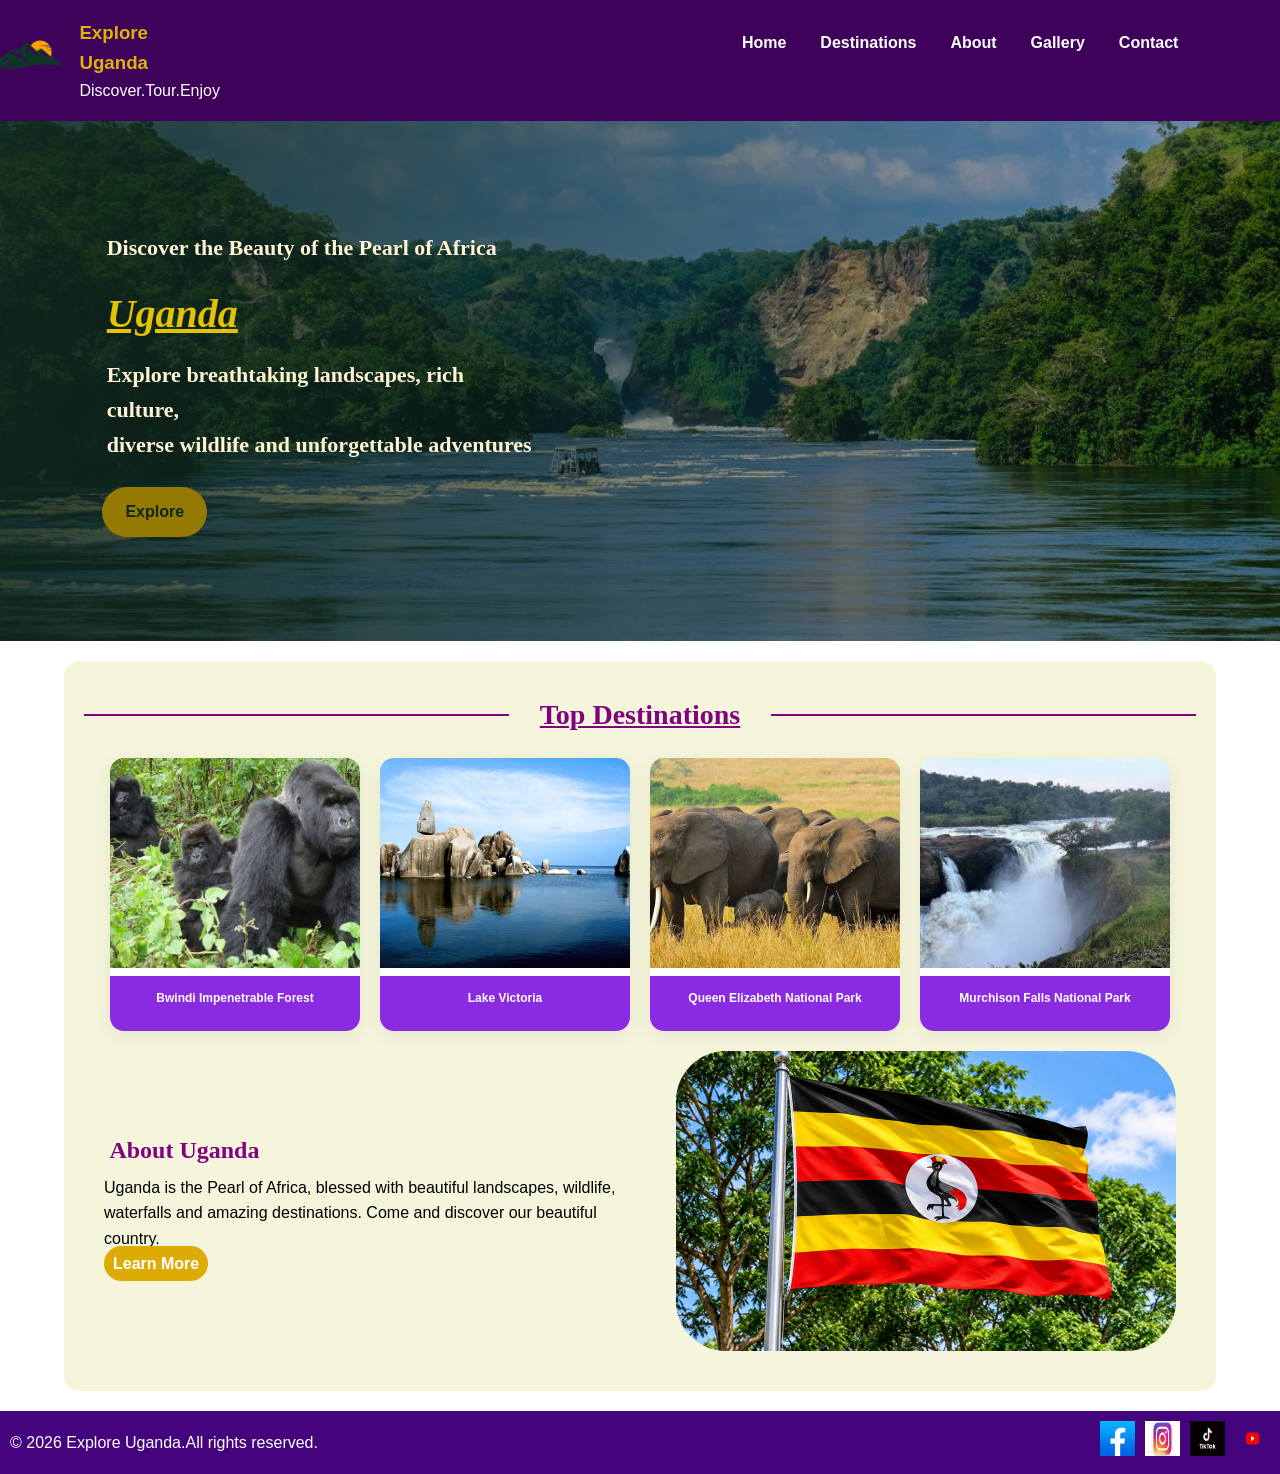
<file: index.html>
<!DOCTYPE html>
<html lang="en">
<head>
    <meta charset="UTF-8">
    <meta name="viewport" content="width=device-width, initial-scale=1.0">
    <title>Explore Uganda</title>
    <link rel="stylesheet" href="style.css">
</head>
<body>
<header>
        <nav>
            <img src="logo.png" alt="logo">
            <div>
                <h3>Explore Uganda</h3>
                <p>Discover.Tour.Enjoy</p>
            </div>
        <a href="index.html" class="active">Home</a>
        <a href="destinations.html">Destinations</a>
        <a href="about.html">About</a>
        <a href="gallery.html">Gallery</a>
        <a href="contact.html">Contact</a>
    </nav>
</header>
<section class="hero">
    <div>
         <h2>Discover the Beauty of the Pearl of Africa</h2>
         <h1><b><i>Uganda</i></b></h1>
         <h2>Explore breathtaking landscapes, rich culture,<br>
           diverse wildlife and unforgettable adventures</h2>
           <a href="destinations.html" class="btn">Explore</a>
    </div>
</section>
<div class="content-background">
     <div class="section-title">
        <span></span>
        <h1>Top Destinations</h1>
        <span></span>
</div>
    <div class="card-container">
        <div class="card">
            <img src="Gorilla.jpg">
            <div class="card-content">
                <p>Bwindi Impenetrable Forest</p>
            </div>
        </div>
    
        <div class="card">
            <img src="Victoria.jpg">
            <div class="card-content">
                <p>Lake Victoria</p>
            </div>
        </div>

        <div class="card">
            <img src="Elephants.jpg">
            <div class="card-content">
                <p>Queen Elizabeth National Park</p>
            </div>
        </div>
    
        <div class="card">
            <img src="Falls.jpg">
            <div class="card-content">
                <p>Murchison Falls National Park</p>
            </div>
        </div>

</div>

<div class="image-text">
     <div class="left-words">
        <h2>About Uganda</h2>
        <p>
            Uganda is the Pearl of Africa, blessed with beautiful
            landscapes, wildlife, waterfalls and amazing destinations.
            Come and discover our beautiful country.
        </p>
        <a href="destinations.html" class="Learn-btn">Learn More</a>
    </div>
    <img src="Flag.png" alt="Flag">
</div>
</div>
</body>
<footer class="footer">
    <p>&copy 2026 Explore Uganda.All rights reserved.</p>
        <div class="social-logos">
        <a href="https://www.facebook.com/" target="_blank">
            <img src="Facebook.png" alt="Facebook">
        </a>

        <a href="https://www.instagram.com/" target="_blank">
            <img src="Instagram.jpg" alt="Instagram">
        </a>

        <a href="https://www.tiktok.com/" target="_blank">
            <img src="tiktok.jpg" alt="TikTok">
        </a>
        <a href="https://www.youtube.com/" target="_blank">
            <img src="Youtube.png" alt="Youtube">
        </a>
    </div>
</footer>
</html>



    
</body>
</html>
</file>
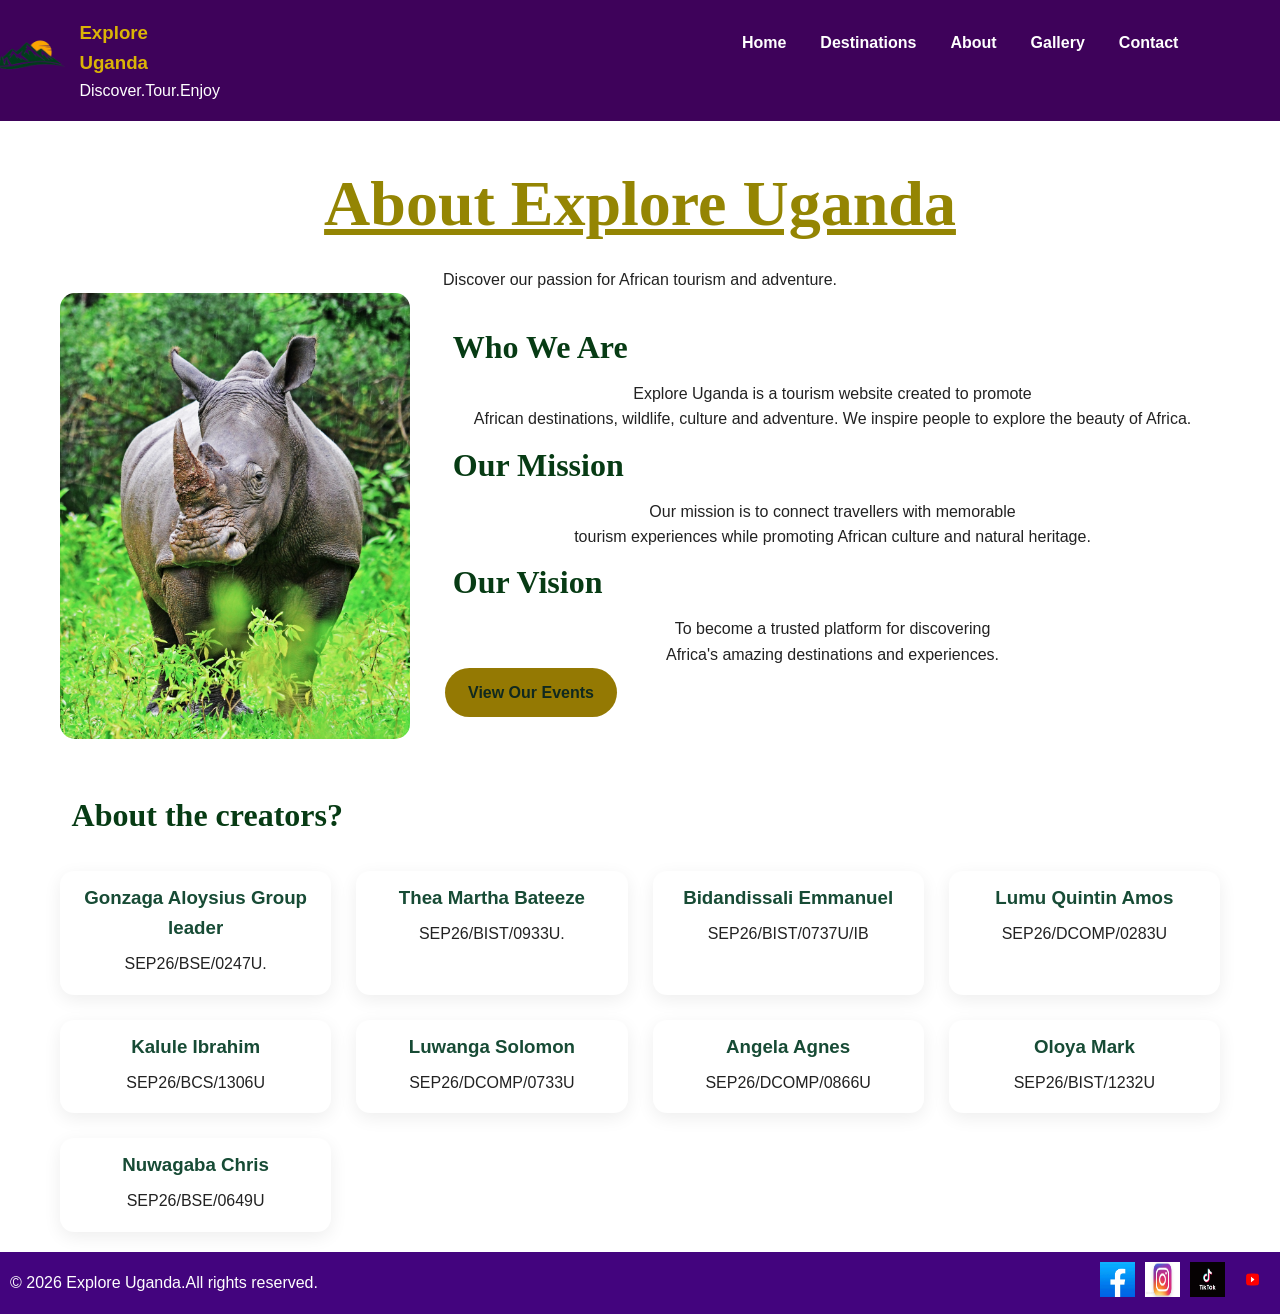
<file: about.html>
<!DOCTYPE html>
<html lang="en">
<head>
    <meta charset="UTF-8">
    <meta name="viewport" content="width=device-width, initial-scale=1.0">
    <title>Explore Uganda</title>
    <link rel="stylesheet" href="style.css">
</head>
<body>
<header>
        <nav>
            <img src="logo.png" alt="logo">
            <div>
                <h3>Explore Uganda</h3>
                <p>Discover.Tour.Enjoy</p>
            </div>
        <a href="index.html" class="active">Home</a>
        <a href="destinations.html">Destinations</a>
        <a href="about.html">About</a>
        <a href="gallery.html">Gallery</a>
        <a href="contact.html">Contact</a>
    </nav>
</header>

<section class="section">
    <h1>About Explore Uganda</h1>
    <p>Discover our passion for African tourism and adventure.</p>

    <div class="about-box">
        <img src="rhino.JPG" 
         alt="African nature and wildlife">

        <div class="about-text">
            <h2>Who We Are</h2>
            <p>
                Explore Uganda is a tourism website created to promote<br>
                African destinations, wildlife, culture and adventure.
                We inspire people to explore the beauty of Africa.
            </p>

            <h2>Our Mission</h2>
            <p>
                Our mission is to connect travellers with memorable<br>
                tourism experiences while promoting African culture
                and natural heritage.
            </p>

            <h2>Our Vision</h2>
            <p>
                To become a trusted platform for discovering<br>
                Africa's amazing destinations and experiences.
            </p>

            <a href="destinations.html" class="btn">View Our Events</a>
        </div>
    </div>
</section>

<section class="section">
    <h2>About the creators?</h2>

    <div class="cards">
        <div class="card">
            <h3>Gonzaga Aloysius Group leader</h3>
            <p>SEP26/BSE/0247U.</p>
        </div>

        <div class="card">
            <h3>Thea Martha Bateeze</h3>
            <p>SEP26/BIST/0933U.</p>
        </div>

        <div class="card">
            <h3>Bidandissali Emmanuel</h3>
            <p>SEP26/BIST/0737U/IB</p>
        </div>
        <div class="card">
            <h3>Lumu Quintin Amos</h3>
            <p>SEP26/DCOMP/0283U</p>
        </div>
        <div class="card">
            <h3>Kalule Ibrahim</h3>
            <p>SEP26/BCS/1306U</p>
        </div>
        <div class="card">
            <h3>Luwanga Solomon</h3>
            <p>SEP26/DCOMP/0733U</p>
        </div>
        <div class="card">
            <h3>Angela Agnes</h3>
            <p>SEP26/DCOMP/0866U</p>
        </div>
        <div class="card">
            <h3>Oloya Mark </h3>
            <p>SEP26/BIST/1232U</p>
        </div>
        <div class="card">
            <h3>Nuwagaba Chris</h3>
            <p>SEP26/BSE/0649U</p>
        </div>
    </div>
</section>
<footer class="footer">
    <p>&copy 2026 Explore Uganda.All rights reserved.</p>
        <div class="social-logos">
        <a href="https://www.facebook.com/" target="_blank">
            <img src="Facebook.png" alt="Facebook">
        </a>

        <a href="https://www.instagram.com/" target="_blank">
            <img src="Instagram.jpg" alt="Instagram">
        </a>

        <a href="https://www.tiktok.com/" target="_blank">
            <img src="tiktok.jpg" alt="TikTok">
        </a>
        <a href="https://www.youtube.com/" target="_blank">
            <img src="Youtube.png" alt="Youtube">
        </a>
    </div>
</footer>
</body>
</file>
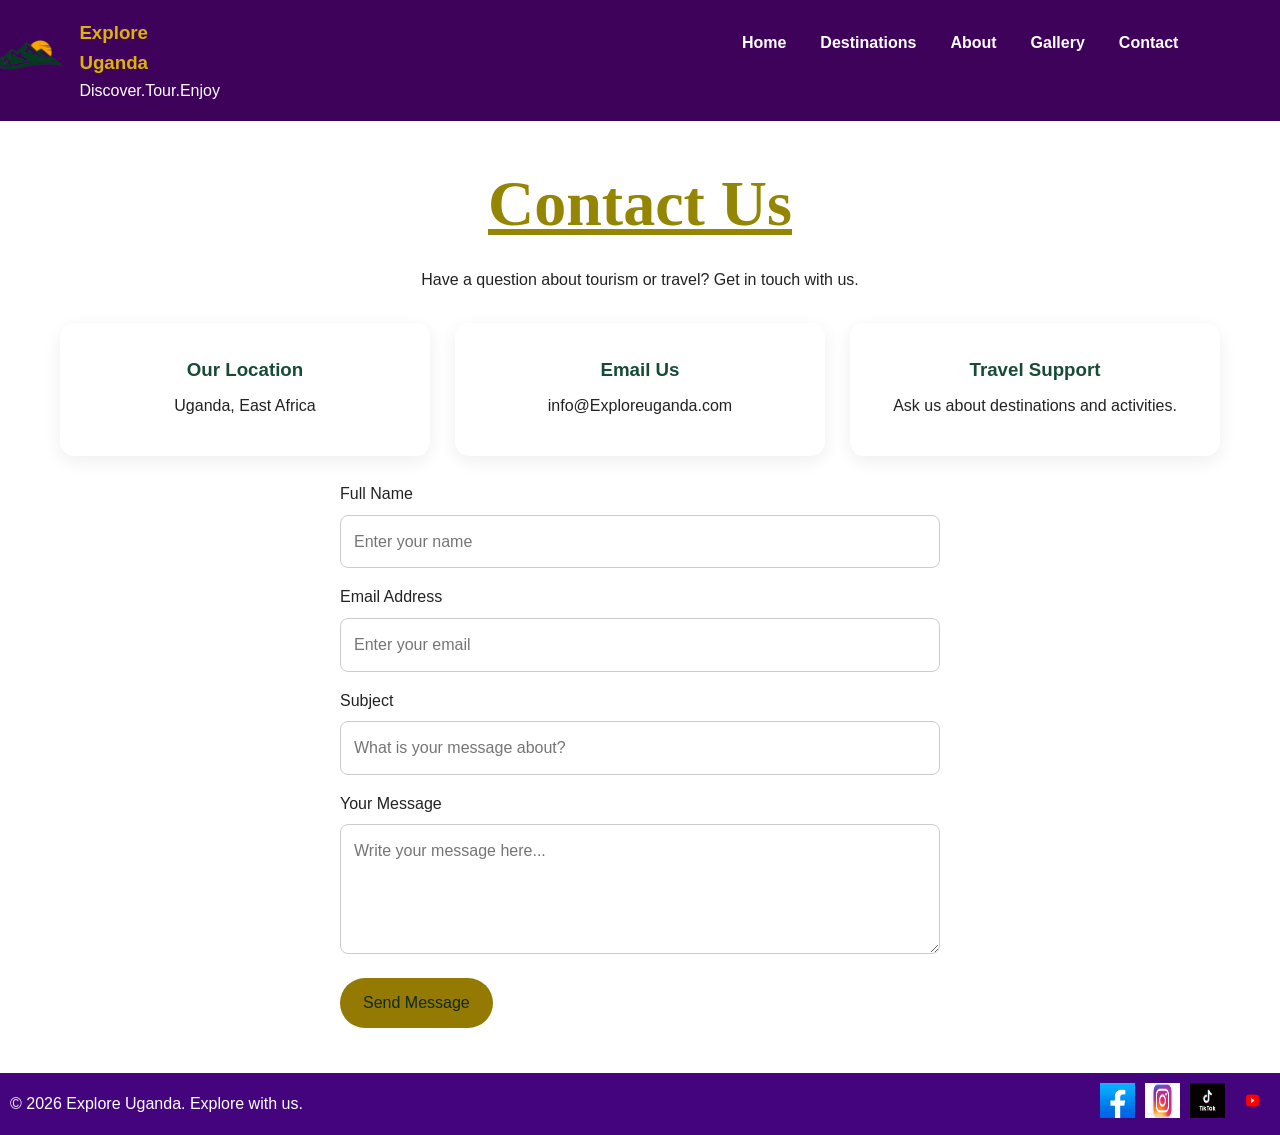
<file: contact.html>
<!DOCTYPE html>
<html lang="en">
<head>
    <meta charset="UTF-8">
    <meta name="viewport" content="width=device-width, initial-scale=1.0">
    <title>Explore Uganda</title>
    <link rel="stylesheet" href="style.css">
</head>
<body>
<header>
        <nav>
            <img src="logo.png" alt="logo">
            <div>
                <h3>Explore Uganda</h3>
                <p>Discover.Tour.Enjoy</p>
            </div>
        <a href="index.html" class="active">Home</a>
        <a href="destinations.html">Destinations</a>
        <a href="about.html">About</a>
        <a href="gallery.html">Gallery</a>
        <a href="contact.html">Contact</a>
    </nav>
</header>
<section class="section">
    <h1>Contact Us</h1>
    <p>Have a question about tourism or travel? Get in touch with us.</p>

    <div class="cards">
        <div class="card" style="padding: 20px;">
            <h3>Our Location</h3>
            <p>Uganda, East Africa</p>
        </div>

        <div class="card" style="padding: 20px;">
            <h3>Email Us</h3>
            <p>info@Exploreuganda.com</p>
        </div>

        <div class="card" style="padding: 20px;">
            <h3>Travel Support</h3>
            <p>Ask us about destinations and activities.</p>
        </div>
    </div>

    <form class="contact-form" action="#" method="post">
        <label for="name">Full Name</label>
        <input type="text" id="name" name="name"
               placeholder="Enter your name" required>

        <label for="email">Email Address</label>
        <input type="email" id="email" name="email"
               placeholder="Enter your email" required>

        <label for="subject">Subject</label>
        <input type="text" id="subject" name="subject"
               placeholder="What is your message about?" required>

        <label for="message">Your Message</label>
        <textarea id="message" name="message"
                  placeholder="Write your message here..."
                  required></textarea>

        <button type="submit" class="btn">Send Message</button>
    </form>
</section>

<footer>
    <p>&copy; 2026 <span>Explore Uganda</span>. Explore  with us.</p>
     <div class="social-logos">
        <a href="https://www.facebook.com/" target="_blank">
            <img src="Facebook.png" alt="Facebook">
        </a>

        <a href="https://www.instagram.com/" target="_blank">
            <img src="Instagram.jpg" alt="Instagram">
        </a>

        <a href="https://www.tiktok.com/" target="_blank">
            <img src="tiktok.jpg" alt="TikTok">
        </a>
        <a href="https://www.youtube.com/" target="_blank">
            <img src="Youtube.png" alt="Youtube">
        </a>
    </div>
</footer>

</body>
</html>
</file>
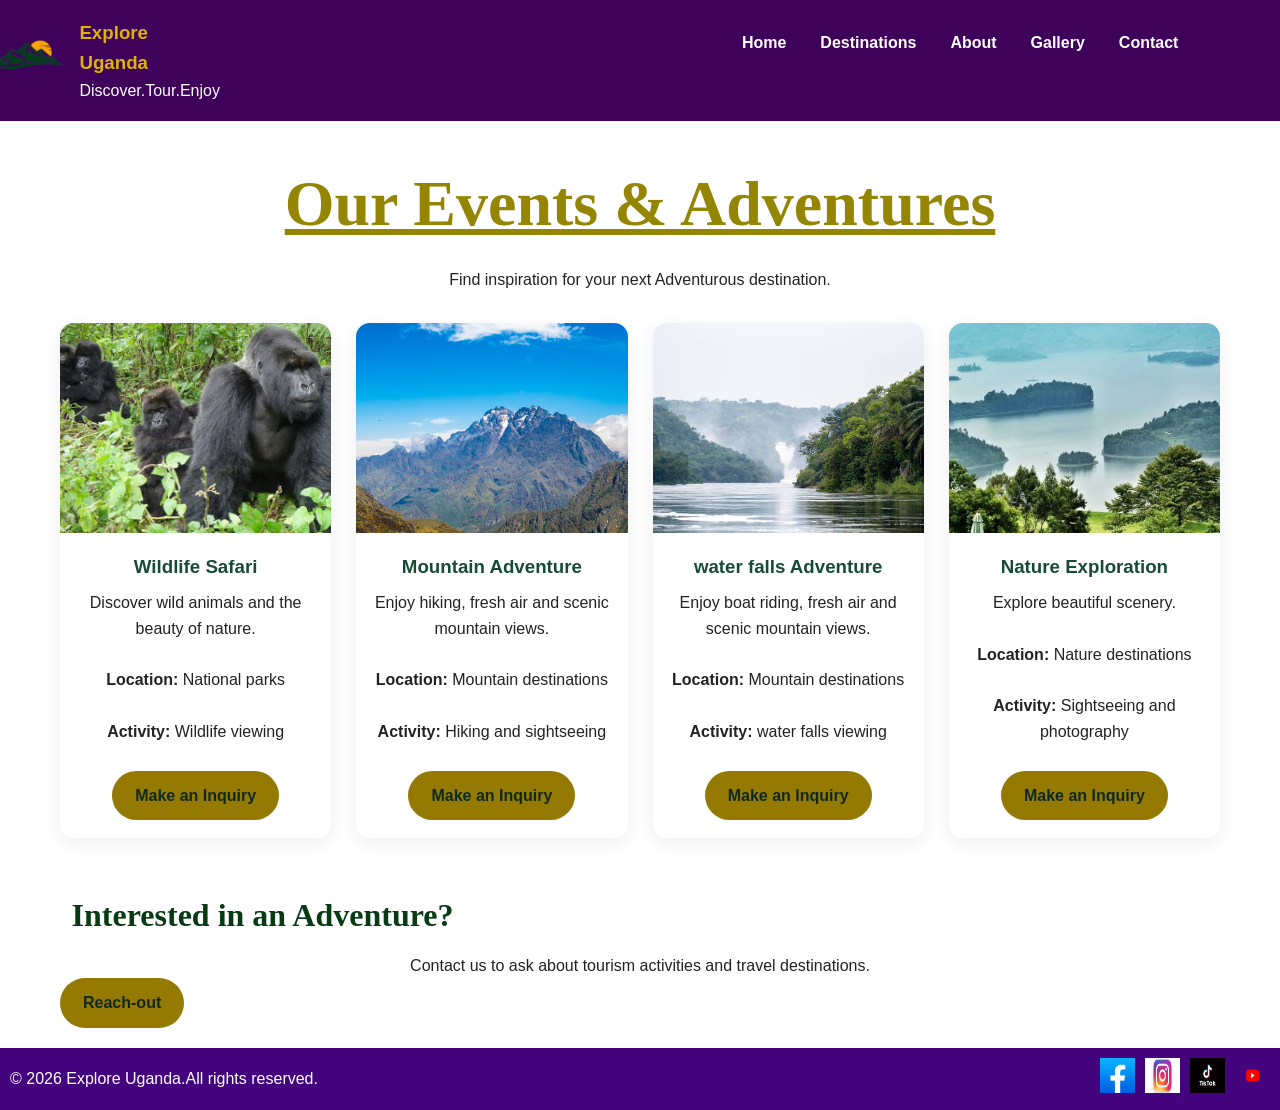
<file: destinations.html>
<!DOCTYPE html>
<html lang="en">
<head>
    <meta charset="UTF-8">
    <meta name="viewport" content="width=device-width, initial-scale=1.0">
    <title>Explore Uganda</title>
    <link rel="stylesheet" href="style.css">
</head>
<body>
<header>
        <nav>
            <img src="logo.png" alt="logo">
            <div>
                <h3>Explore Uganda</h3>
                <p>Discover.Tour.Enjoy</p>
            </div>
        <a href="index.html" class="active">Home</a>
        <a href="destinations.html">Destinations</a>
        <a href="about.html">About</a>
        <a href="gallery.html">Gallery</a>
        <a href="contact.html">Contact</a>
    </nav>
</header>
<section class="section">
    <h1>Our Events & Adventures</h1>
    <p>Find inspiration for your next Adventurous destination.</p>

    <div class="cards">
        <div class="card">
            <img src="Gorilla.jpg"
                 alt="Wildlife safari">

            <h3>Wildlife Safari</h3>
            <p>Discover wild animals and the beauty of nature.</p>
            <p><strong>Location:</strong> National parks</p>
            <p><strong>Activity:</strong> Wildlife viewing</p>
            <p><a href="contact.html" class="btn">Make an Inquiry</a></p>
        </div>

        <div class="card">
            <img src="Rwenzori.jpg"
                 alt="Mountain hiking">

            <h3>Mountain Adventure</h3>
            <p>Enjoy hiking, fresh air and scenic mountain views.</p>
            <p><strong>Location:</strong> Mountain destinations</p>
            <p><strong>Activity:</strong> Hiking and sightseeing</p>
            <p><a href="contact.html" class="btn">Make an Inquiry</a></p>
        </div>

         <div class="card">
            <img src="Murchison falls.jpg"
                 alt="Water falls">

            <h3>water falls Adventure</h3>
            <p>Enjoy boat riding, fresh air and scenic mountain views.</p>
            <p><strong>Location:</strong> Mountain destinations</p>
            <p><strong>Activity:</strong> water falls viewing </p>
            <p><a href="contact.html" class="btn">Make an Inquiry</a></p>
        </div>

        <div class="card">
            <img src="images.jpg"
                 alt="African landscape">

            <h3>Nature Exploration</h3>
            <p>Explore beautiful scenery.</p>
            <p><strong>Location:</strong> Nature destinations</p>
            <p><strong>Activity:</strong> Sightseeing and photography</p>
            <p><a href="contact.html" class="btn">Make an Inquiry</a></p>
        </div>
    </div>
</section>
<section class="section">
    <h2>Interested in an Adventure?</h2>
    <p>Contact us to ask about tourism activities and travel destinations.</p>
    <a href="contact.html" class="btn">Reach-out</a>
</section>
<footer class="footer">
    <p>&copy 2026 Explore Uganda.All rights reserved.</p>
        <div class="social-logos">
        <a href="https://www.facebook.com/" target="_blank">
            <img src="Facebook.png" alt="Facebook">
        </a>

        <a href="https://www.instagram.com/" target="_blank">
            <img src="Instagram.jpg" alt="Instagram">
        </a>

        <a href="https://www.tiktok.com/" target="_blank">
            <img src="tiktok.jpg" alt="TikTok">
        </a>
        <a href="https://www.youtube.com/" target="_blank">
            <img src="Youtube.png" alt="Youtube">
        </a>
    </div>
</footer>
</body>
</file>
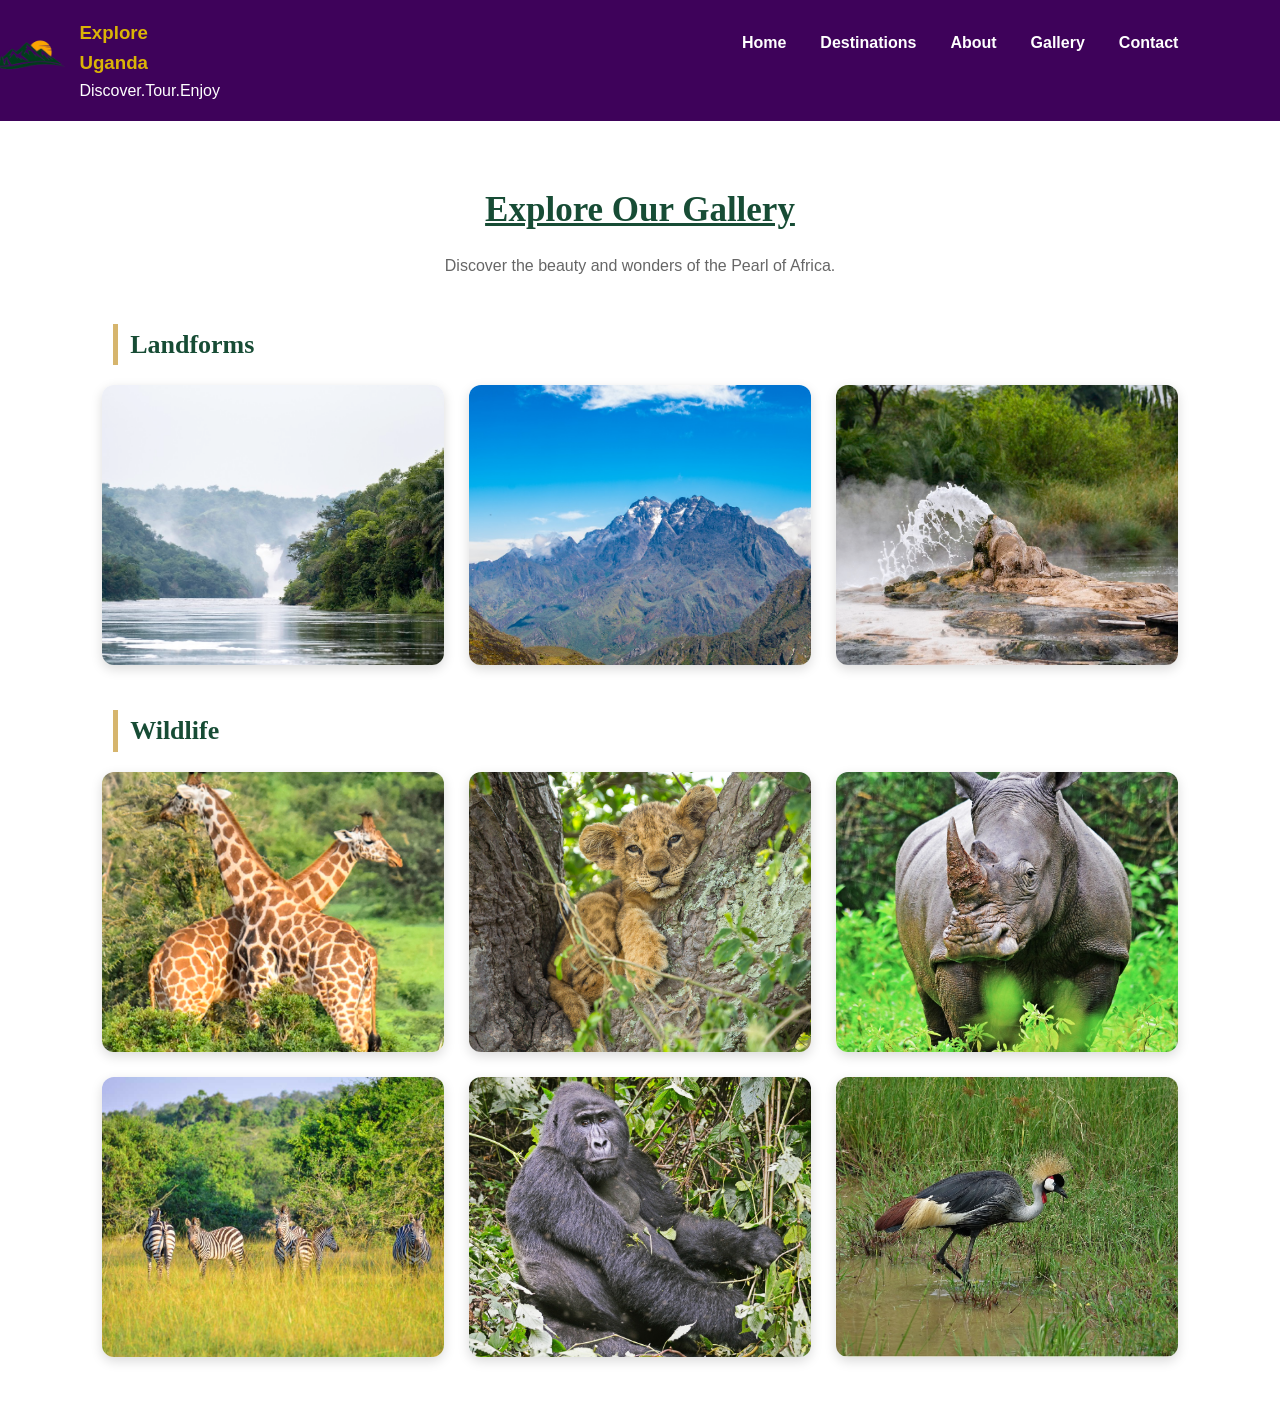
<file: gallery.html>
<!DOCTYPE html>
<html lang="en">
<head>
    <meta charset="UTF-8">
    <meta name="viewport" content="width=device-width, initial-scale=1.0">
    <title>Gallery</title>
    <link rel="stylesheet" href="style.css">
</head>
<body>
<header>
        <nav>
            <img src="logo.png" alt="logo">
            <div>
                <h3>Explore Uganda</h3>
                <p>Discover.Tour.Enjoy</p>
            </div>
        <a href="index.html" class="active">Home</a>
        <a href="destinations.html">Destinations</a>
        <a href="about.html">About</a>
        <a href="gallery.html">Gallery</a>
        <a href="contact.html">Contact</a>
    </nav>
</header>

 <section class="gallery-section">

        <h1>Explore Our Gallery</h1>

        <p>Discover the beauty and wonders of the Pearl of Africa.</p>
         <h2 class="category-title">Landforms</h2>

        <div class="gallery">

            <div class="gallery-item">
                <img src="Murchison falls.jpg" alt="Murchison Falls">
                <div class="overlay">
                    <h3>Murchison Falls</h3>
                    <p>Experience the magnificent power of the Nile.</p>
                </div>
            </div>

            <div class="gallery-item">
                <img src="Rwenzori.jpg" alt="Mount Rwenzori Peak">
                <div class="overlay">
                    <h3>Mount Rwenzori Peak</h3>
                    <p>Discover the highest peak in Uganda</p>
                </div>
            </div>

            <div class="gallery-item">
                <img src="Semuliki.jpg" alt="Semuliki Hotsprings">
                <div class="overlay">
                    <h3>Semuliki Hotsprings</h3>
                    <p>Feel the Heat of Nature's Hidden Treasure</p>
                </div>
            </div>
        </div>

    <h2 class="category-title">Wildlife</h2>

        <div class="gallery">
            <div class="gallery-item">
                <img src="Giraffe.jpg" alt="Giraffes">
                <div class="overlay">
                    <h3>Giraffes</h3>
                    <p>Found in Kidepo National Park</p>
                </div>
            </div>

            <div class="gallery-item">
                <img src="lion.jpg" alt="Climbing lions">
                <div class="overlay">
                    <h3>Climbing lions</h3>
                    <p>Found in Queen Elizabeth National Park</p>
                </div>
            </div>

            <div class="gallery-item">
                <img src="rhino.JPG" alt="rhino">
                <div class="overlay">
                    <h3>African Rhinos</h3>
                    <p>Get close to Uganda's magnificent rhinos at Ziwa Rhino Sanctuary.</p>
                </div>
            </div>

             <div class="gallery-item">
                <img src="Zebra 6.jpg" alt="zebra">
                <div class="overlay">
                    <h3>Zebras</h3>
                    <p>Found at Lake Mburo National Park</p>
                </div>
            </div>

            <div class="gallery-item">
                <img src="Chimp.JPG" alt="chimp">
                <div class="overlay">
                    <h3>Chimpanzees</h3>
                    <p>Found at Bwindi Impenetrable National Park</p>
                </div>
            </div>

             <div class="gallery-item">
                <img src="crane.jpg" alt="crane">
                <div class="overlay">
                    <h3>Grey Crowned Crested Crane</h3>
                    <p>The National emblem of Uganda</p>
                </div>
            </div>
        </div>
    

    </section>

</body>
</html>
</file>
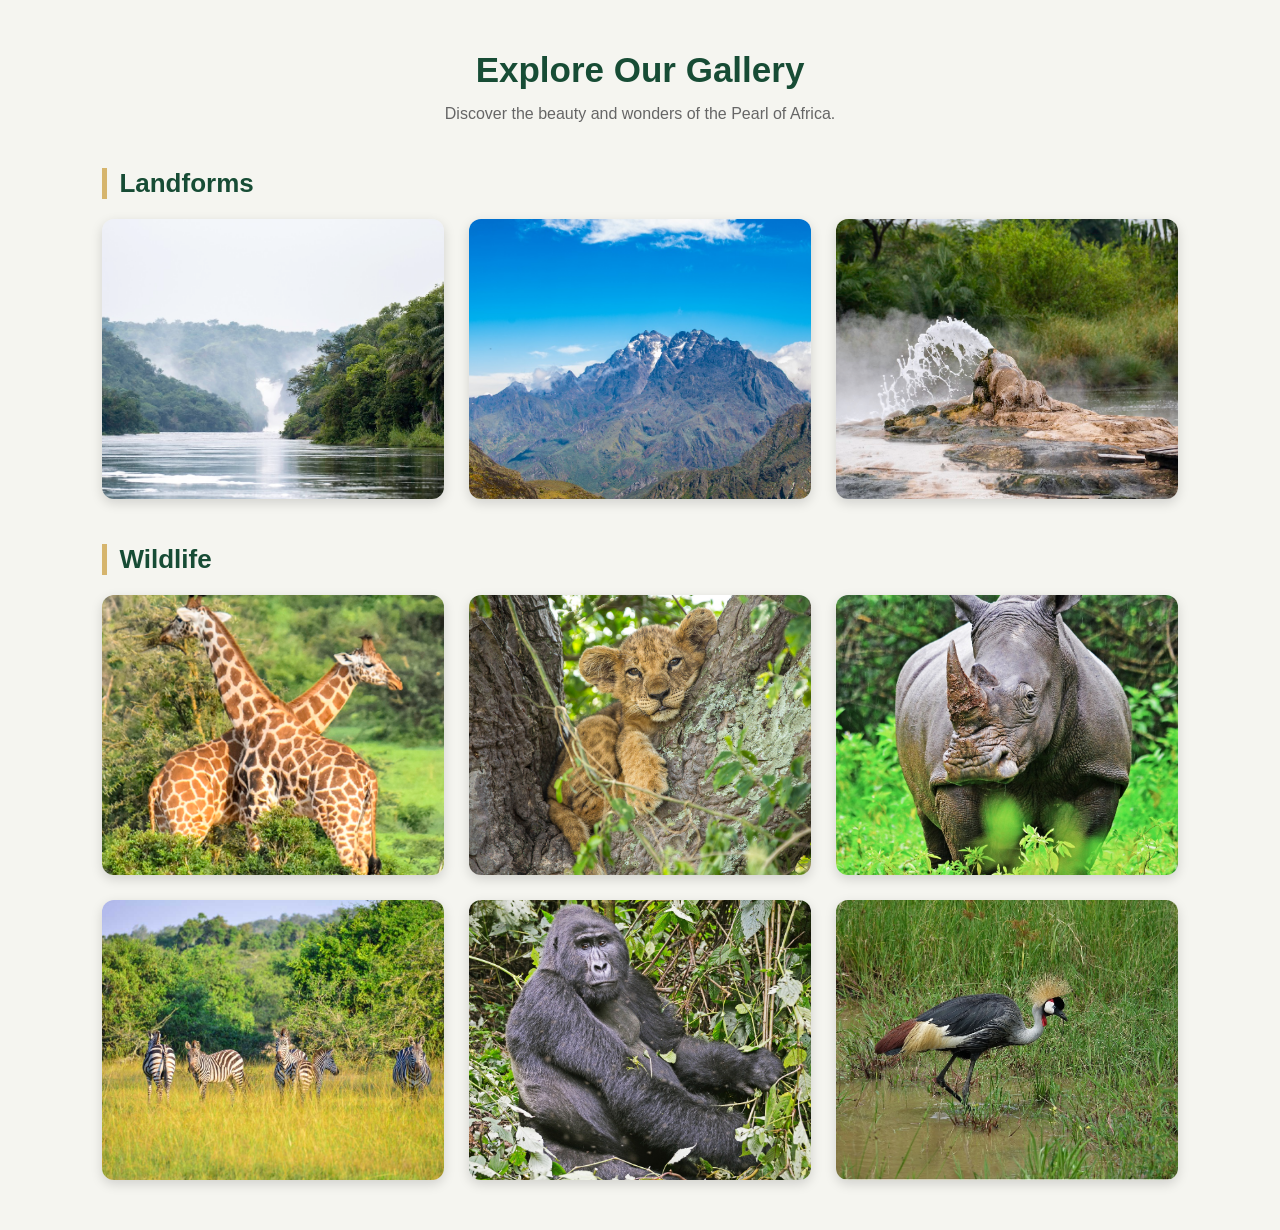
<file: Gallery.html>
<!DOCTYPE html>
<html lang="en">
<head>
    <meta charset="UTF-8">
    <meta name="viewport" content="width=device-width, initial-scale=1.0">

    <title>Gallery</title>

    <style>
        * {
            margin: 0;
            padding: 0;
            box-sizing: border-box;
        }

        body {
            font-family: Arial, sans-serif;
            background-color: #f5f5f0;
        }

        .gallery-section {
            padding: 50px 8%;
            text-align: center;
        }

        .gallery-section h1 {
            font-size: 35px;
            color: #174c35;
            margin-bottom: 15px;
        }

        .gallery-section p {
            color: #666;
            margin-bottom: 35px;
        }


        .gallery {
            display: grid;
            grid-template-columns: repeat(3, 1fr);
            gap: 25px;
        }


        .gallery-item {
            position: relative;
            height: 280px;
            overflow: hidden;
            border-radius: 12px;
            cursor: pointer;
            box-shadow: 0 4px 12px rgba(0,0,0,0.15);
            transition: transform 0.4s ease;
        }


        .gallery-item img {
            width: 100%;
            height: 100%;
            object-fit: cover;
            transition: transform 0.6s ease;
        }


        .gallery-item:hover {
            transform: translateY(-8px);
        }

        .gallery-item:hover img {
            transform: scale(1.2);
        }


        .overlay {
            position: absolute;
            bottom: 0;
            left: 0;
            width: 100%;
            padding: 25px 15px;
            color: white;
            text-align: left;
            background: linear-gradient(
                transparent,
                rgba(0,0,0,0.9)
            );
            opacity: 0;
            transition: opacity 0.5s ease;
        }

        .gallery-item:hover .overlay {
            opacity: 1;
        }

        .overlay h3 {
            font-size: 20px;
            margin-bottom: 8px;
        }

        .overlay p {
            font-size: 14px;
            color: white;
            margin-bottom: 0;
        }
        .category-title {
    font-size: 26px;
    color: #174c35;
    text-align: left;
    margin-top: 45px;
    margin-bottom: 20px;
    border-left: 5px solid #d6b56d;
    padding-left: 12px;
}

        @media (max-width: 768px) {
            .gallery {
                grid-template-columns: repeat(2, 1fr);
            }
        }

        @media (max-width: 480px) {
            .gallery {
                grid-template-columns: 1fr;
            }
        }

    </style>
</head>

<body>

    <section class="gallery-section">

        <h1>Explore Our Gallery</h1>

        <p>Discover the beauty and wonders of the Pearl of Africa.</p>
         <h2 class="category-title">Landforms</h2>

        <div class="gallery">

            <div class="gallery-item">
                <img src="Murchison falls.jpg" alt="Murchison Falls">
                <div class="overlay">
                    <h3>Murchison Falls</h3>
                    <p>Experience the magnificent power of the Nile.</p>
                </div>
            </div>

            <div class="gallery-item">
                <img src="Rwenzori.jpg" alt="Mount Rwenzori Peak">
                <div class="overlay">
                    <h3>Mount Rwenzori Peak</h3>
                    <p>Discover the highest peak in Uganda</p>
                </div>
            </div>

            <div class="gallery-item">
                <img src="Semuliki.jpg" alt="Semuliki Hotsprings">
                <div class="overlay">
                    <h3>Semuliki Hotsprings</h3>
                    <p>Feel the Heat of Nature's Hidden Treasure</p>
                </div>
            </div>
        </div>

    <h2 class="category-title">Wildlife</h2>

        <div class="gallery">
            <div class="gallery-item">
                <img src="Giraffe.jpg" alt="Giraffes">
                <div class="overlay">
                    <h3>Giraffes</h3>
                    <p>Found in Kidepo National Park</p>
                </div>
            </div>

            <div class="gallery-item">
                <img src="lion.jpg" alt="Climbing lions">
                <div class="overlay">
                    <h3>Climbing lions</h3>
                    <p>Found in Queen Elizabeth National Park</p>
                </div>
            </div>

            <div class="gallery-item">
                <img src="rhino.JPG" alt="rhino">
                <div class="overlay">
                    <h3>African Rhinos</h3>
                    <p>Get close to Uganda's magnificent rhinos at Ziwa Rhino Sanctuary.</p>
                </div>
            </div>

             <div class="gallery-item">
                <img src="Zebra 6.jpg" alt="zebra">
                <div class="overlay">
                    <h3>Zebras</h3>
                    <p>Found at Lake Mburo National Park</p>
                </div>
            </div>

            <div class="gallery-item">
                <img src="Chimp.JPG" alt="chimp">
                <div class="overlay">
                    <h3>Chimpanzees</h3>
                    <p>Found at Bwindi Impenetrable National Park</p>
                </div>
            </div>

             <div class="gallery-item">
                <img src="crane.jpg" alt="crane">
                <div class="overlay">
                    <h3>Grey Crowned Crested Crane</h3>
                    <p>The National emblem of Uganda</p>
                </div>
            </div>
        </div>
    

    </section>

</body>
</html>
</file>
<file: style.css>
*{
   margin: 0;
   padding: 0;
   box-sizing: border-box;
}
body{
    font-family: Arial,sans-serif;
    background: white;
    color: #222;
    line-height: 1.6;
}
header{
    background: rgb(62, 2, 90);
    padding: 18px 7%;
    display: flex;
    justify-content: flex-end;
    align-items: center;
    gap: 10px;
    flex-wrap: wrap;
}
nav{
    display: flex;
    gap: 10px;
    justify-content: space-between;
}
nav a {
    color: white;
    padding: 12px;
    text-decoration: none;
    font-weight: bold;
    border: 3px;
    border-radius: 25px;
    transition: 0.3s;
}
nav a:hover {
    color: rgb(233, 218, 10);
}
nav img {
    width: 80px;
    height: 80px;
    object-fit: contain;

}
nav div {
    margin-left: auto;
    margin-right: 500px;

}
nav p {
    margin: 0;
    color: white;
}
nav h3 {
    color: rgb(219, 180, 6);
    margin: 0;
}
.hero {
    min-height: 520px;
    padding: 100px 8%;
    display: flex;
    align-items: center;
    color: white;
    background: 
    linear-gradient(90deg,#10291fdd, #10291f33),
    url(water.jpg)center/cover;
}
.hero h2 {
     max-width: 550px;
    margin-bottom: 25px;
    font-size: 22px;
}
.hero h1 {
    font-size: clamp(30px, 6vw, 40px);
    line-height: 1.15;
    margin-bottom: 20px;
    color: rgb(228, 194, 5);
    text-decoration: underline;
}
.btn {
    display: inline-block;
    background: #947903;
    color: #10291f;
    text-decoration: none;
    padding: 12px 23px;
    border-radius: 25px;
    font-weight: bold;
    transition: 0.3s;
}

.btn:hover {
    background: white;
    transform: translateY(-3px);
}

.section-title {
    display: flex;
    align-items: center;
    justify-content: center;
    gap: 20px;
    margin-bottom: 10px;
}

.section-title h1 {
    color: purple;
    font-size: 28px;
}

.section-title span {
    height: 2px;
    background-color: purple;
    flex: 1;
}


.card-container {
    display: grid;

    grid-template-columns: repeat(4, 250px);

    gap: 20px;
    justify-content: center;
}

.card {
    background-color: white;
    text-align: center;
    border-radius: 10px;
    box-shadow: 0 4px 8px gray;

    transition: 0.3s;
}

.card img {
    width: 100%;
    height: 150px;
    object-fit: cover;
}

.card-content {
    background-color: blueviolet;
    padding: 5px;
}

.card-content p {
    color: white;
    font-size: 12px;
    font-weight: bold;
}

.card:hover {
    transform: scale(1.05);
}


.image-text {
    display: flex;
    align-items: center;
    gap: 30px;
    padding: 20px;
}

.image-text img {
    width: 500px;
    height: 300px;
    object-fit: cover;
    border-radius: 50px;
}

.image-text img:hover {
    transform: scale(1.1);
}


body {
    background-color: white;
    background-size: cover;
    background-position: center;
    background-repeat: no-repeat;
    background-attachment: fixed;
}


.content-background {
    background-color: beige;
    padding: 20px;
    margin: 20px auto;
    width: 90%;
    border-radius: 15px;
}


.left-words {
    flex: 1;
    text-align: left;
}

.left-words h2 {
    color: purple;
    font-size: 24px;
}

.left-words p {
    color: black;
    font-size: 16px;
    line-height: 1.6;
    flex: 1;
    display: flex;
    text-align: left;
    flex-direction: column;
}



.Learn-btn {
    background-color: rgb(221, 171, 6);
    color: white;

    padding: 9px;

    border: none;
    border-radius: 50px;

    font-size: 16px;
    font-weight: bold;
    margin-top: 60px;
    top: 20px;
    text-decoration: none;
}


.Learn-btn:hover {
    background-color: orange;
    color: black;
}



footer {
    background-color: rgb(67, 4, 126);
    color: white;

    padding: 10px;

    display: flex;
    justify-content: space-between;
    align-items: center;
}

footer p {
    margin: 0;
}

.social-logos {
    display: flex;
    gap: 10px;
}

.social-logos img {
    width: 35px;
    height: 35px;
}


h2 {
    font-family: serif;
    font-size: 200%;
    color: #FFF4D6;
    margin: 1%;
}

h1 {
    font-family: serif;
    font-size: 400%;
    color: goldenrod;
    text-decoration: underline;
    margin: 1%;
}
.contact-form {
    max-width: 600px;
    margin: 25px auto;
    text-align: left;
}

.contact-form input,
.contact-form textarea {
    width: 100%;
    padding: 13px;
    margin: 8px 0 16px;
    border: 1px solid #ccc;
    border-radius: 8px;
    font: inherit;
}

.contact-form textarea {
    height: 130px;
    resize: vertical;
}

.contact-form button {
    border: none;
    cursor: pointer;
    font: inherit;
}
.section p {
    text-align: center;
}

.gallery-section {
            padding: 50px 8%;
            text-align: center;
        }

        .gallery-section h1 {
            font-size: 35px;
            color: #174c35;
            margin-bottom: 15px;
        }

        .gallery-section p {
            color: #666;
            margin-bottom: 35px;
        }


        .gallery {
            display: grid;
            grid-template-columns: repeat(3, 1fr);
            gap: 25px;
        }


        .gallery-item {
            position: relative;
            height: 280px;
            overflow: hidden;
            border-radius: 12px;
            cursor: pointer;
            box-shadow: 0 4px 12px rgba(0,0,0,0.15);
            transition: transform 0.4s ease;
        }


        .gallery-item img {
            width: 100%;
            height: 100%;
            object-fit: cover;
            transition: transform 0.6s ease;
        }


        .gallery-item:hover {
            transform: translateY(-8px);
        }

        .gallery-item:hover img {
            transform: scale(1.2);
        }


        .overlay {
            position: absolute;
            bottom: 0;
            left: 0;
            width: 100%;
            padding: 25px 15px;
            color: white;
            text-align: left;
            background: linear-gradient(
                transparent,
                rgba(0,0,0,0.9)
            );
            opacity: 0;
            transition: opacity 0.5s ease;
        }

        .gallery-item:hover .overlay {
            opacity: 1;
        }

        .overlay h3 {
            font-size: 20px;
            margin-bottom: 8px;
        }

        .overlay p {
            font-size: 14px;
            color: white;
            margin-bottom: 0;
        }
        .category-title {
    font-size: 26px;
    color: #174c35;
    text-align: left;
    margin-top: 45px;
    margin-bottom: 20px;
    border-left: 5px solid #d6b56d;
    padding-left: 12px;
}
.cards {
    display: grid;
    grid-template-columns: repeat(auto-fit, minmax(230px, 1fr));
    gap: 25px;
    margin-top: 30px;
    text-align: left;
}

.card {
    background: white;
    border-radius: 14px;
    overflow: hidden;
    box-shadow: 0 5px 18px #00000012;
    transition: 0.3s;
}

.card:hover {
    transform: translateY(-6px);
}

.card img {
    width: 100%;
    height: 210px;
    object-fit: cover;
}

.card h3 {
    color: #174b35;
    padding: 12px 18px 0;
}

.card p {
    padding: 0 18px 18px;
    margin: 8px 0 0;
}
.about-box {
    display: flex;
    align-items: center;
    gap: 35px;
    text-align: left;
    flex-wrap: wrap;
}

.about-box img {
    width: 100%;
    max-width: 350px;
    border-radius: 15px;
}

.about-text {
    flex: 2;
    min-width: 250px;
}
.section h2 {
    color: rgba(7, 59, 20, 1);
}
.section {
    max-width: 1200px;
    margin: 0 auto;
    padding: 20px;
}
.section h1 {
    text-align: center;
    color: #948503;
}


        @media (max-width: 768px) {
            .gallery {
                grid-template-columns: repeat(2, 1fr);
            }
        }

        @media (max-width: 480px) {
            .gallery {
                grid-template-columns: 1fr;
            }
        }
</file>
